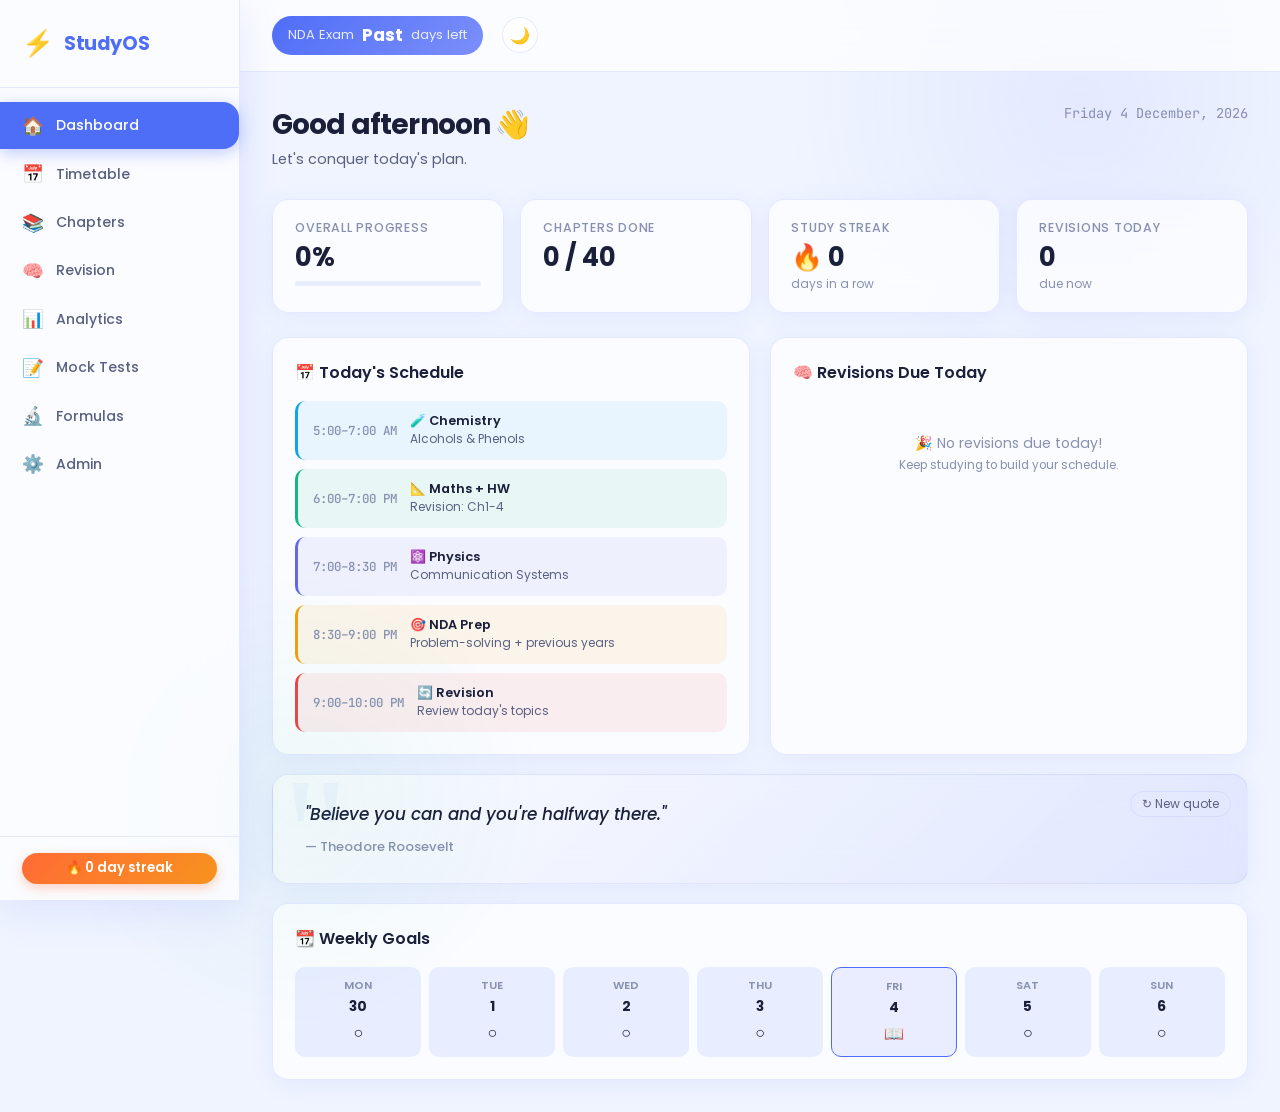
<file: index.html>
<!DOCTYPE html>
<html lang="en">
<head>
  <meta charset="UTF-8" />
  <meta name="viewport" content="width=device-width, initial-scale=1.0" />
  <title>StudyOS — NDA + CBSE Planner</title>
  <link rel="preconnect" href="https://fonts.googleapis.com" />
  <link href="https://fonts.googleapis.com/css2?family=Poppins:wght@300;400;500;600;700&family=JetBrains+Mono:wght@400;500&display=swap" rel="stylesheet" />
  <link rel="stylesheet" href="style.css" />
</head>
<body>
  <!-- Sidebar -->
  <nav class="sidebar" id="sidebar">
    <div class="sidebar-logo">
      <span class="logo-icon">⚡</span>
      <span class="logo-text">StudyOS</span>
    </div>
    <ul class="nav-links">
      <li><a href="#" class="nav-link active" data-page="dashboard"><span class="nav-icon">🏠</span>Dashboard</a></li>
      <li><a href="#" class="nav-link" data-page="timetable"><span class="nav-icon">📅</span>Timetable</a></li>
      <li><a href="#" class="nav-link" data-page="chapters"><span class="nav-icon">📚</span>Chapters</a></li>
      <li><a href="#" class="nav-link" data-page="revision"><span class="nav-icon">🧠</span>Revision</a></li>
      <li><a href="#" class="nav-link" data-page="analytics"><span class="nav-icon">📊</span>Analytics</a></li>
      <li><a href="#" class="nav-link" data-page="mock"><span class="nav-icon">📝</span>Mock Tests</a></li>
      <li><a href="#" class="nav-link" data-page="formulas"><span class="nav-icon">🔬</span>Formulas</a></li>
      <li><a href="#" class="nav-link" data-page="admin"><span class="nav-icon">⚙️</span>Admin</a></li>
    </ul>
    <div class="sidebar-footer">
      <div class="streak-badge" id="sidebarStreak">🔥 <span id="streakCountSidebar">0</span> day streak</div>
    </div>
  </nav>

  <!-- Main Content -->
  <main class="main-content">
    <header class="topbar">
      <button class="menu-btn" id="menuBtn">☰</button>
      <div class="topbar-right">
        <div class="exam-countdown" id="examCountdown">
          <span class="countdown-label">NDA Exam</span>
          <span class="countdown-days" id="countdownDays">—</span>
          <span class="countdown-label">days left</span>
        </div>
        <button class="theme-toggle" id="themeToggle">🌙</button>
      </div>
    </header>

    <!-- DASHBOARD PAGE -->
    <section class="page active" id="page-dashboard">
      <div class="page-header">
        <div>
          <h1 class="page-title">Good <span id="timeGreeting">morning</span> 👋</h1>
          <p class="page-subtitle">Let's conquer today's plan.</p>
        </div>
        <div class="date-display" id="todayDate"></div>
      </div>

      <!-- Stats Row -->
      <div class="stats-row">
        <div class="stat-card glass">
          <div class="stat-label">Overall Progress</div>
          <div class="stat-value" id="overallPct">0%</div>
          <div class="progress-bar-thin"><div class="progress-fill" id="overallBar" style="width:0%"></div></div>
        </div>
        <div class="stat-card glass">
          <div class="stat-label">Chapters Done</div>
          <div class="stat-value" id="chapsDone">0 / 0</div>
        </div>
        <div class="stat-card glass">
          <div class="stat-label">Study Streak</div>
          <div class="stat-value">🔥 <span id="streakCount">0</span></div>
          <div class="stat-sub">days in a row</div>
        </div>
        <div class="stat-card glass">
          <div class="stat-label">Revisions Today</div>
          <div class="stat-value" id="revisionsTodayCount">0</div>
          <div class="stat-sub">due now</div>
        </div>
      </div>

      <!-- Today's Schedule -->
      <div class="grid-2">
        <div class="card glass">
          <h2 class="card-title">📅 Today's Schedule</h2>
          <div id="todaySchedule" class="today-schedule"></div>
        </div>

        <div class="card glass">
          <h2 class="card-title">🧠 Revisions Due Today</h2>
          <div id="revisionsDue" class="revisions-list"></div>
        </div>
      </div>

      <!-- Quote -->
      <div class="quote-card glass" id="quoteCard">
        <div class="quote-text" id="quoteText">"Loading quote..."</div>
        <div class="quote-author" id="quoteAuthor">— —</div>
        <button class="refresh-quote" onclick="loadQuote()">↻ New quote</button>
      </div>

      <!-- Weekly Goal -->
      <div class="card glass">
        <h2 class="card-title">📆 Weekly Goals</h2>
        <div class="weekly-grid" id="weeklyGrid"></div>
      </div>
    </section>

    <!-- TIMETABLE PAGE -->
    <section class="page" id="page-timetable">
      <div class="page-header">
        <div>
          <h1 class="page-title">📅 4-Month Timetable</h1>
          <p class="page-subtitle">Chapter-wise daily schedule — Jun 28 to Oct 28, 2025</p>
        </div>
        <div class="timetable-nav">
          <button class="btn-outline" id="prevWeek">← Prev</button>
          <span class="week-label" id="weekLabel">Week 1</span>
          <button class="btn-outline" id="nextWeek">Next →</button>
        </div>
      </div>

      <div class="week-view" id="weekView"></div>

      <div class="card glass" style="margin-top:1.5rem;">
        <h2 class="card-title">📋 Monthly Overview</h2>
        <div class="month-tabs" id="monthTabs"></div>
        <div class="month-plan" id="monthPlan"></div>
      </div>
    </section>

    <!-- CHAPTERS PAGE -->
    <section class="page" id="page-chapters">
      <div class="page-header">
        <div>
          <h1 class="page-title">📚 Chapter Tracker</h1>
          <p class="page-subtitle">Mark chapters as studied. Spaced revision triggers automatically.</p>
        </div>
        <div class="filter-row">
          <button class="filter-btn active" data-filter="all">All</button>
          <button class="filter-btn" data-filter="Physics">⚛️ Physics</button>
          <button class="filter-btn" data-filter="Chemistry">🧪 Chemistry</button>
          <button class="filter-btn" data-filter="Maths">📐 Maths</button>
        </div>
      </div>

      <div class="chapters-grid" id="chaptersGrid"></div>
    </section>

    <!-- REVISION PAGE -->
    <section class="page" id="page-revision">
      <div class="page-header">
        <div>
          <h1 class="page-title">🧠 Spaced Revision</h1>
          <p class="page-subtitle">Evidence-based intervals: 1 → 3 → 7 → 15 → 30 → 60 days</p>
        </div>
      </div>

      <div class="revision-timeline">
        <div class="card glass">
          <h2 class="card-title">📌 Overdue</h2>
          <div id="overdueList" class="revision-items"></div>
        </div>
        <div class="card glass">
          <h2 class="card-title">🔴 Due Today</h2>
          <div id="todayList" class="revision-items"></div>
        </div>
        <div class="card glass">
          <h2 class="card-title">🟡 Due This Week</h2>
          <div id="weekList" class="revision-items"></div>
        </div>
        <div class="card glass">
          <h2 class="card-title">🟢 Upcoming</h2>
          <div id="upcomingList" class="revision-items"></div>
        </div>
      </div>

      <div class="card glass" style="margin-top:1.5rem;">
        <h2 class="card-title">📈 Revision History</h2>
        <div id="revisionHistory" class="revision-history"></div>
      </div>
    </section>

    <!-- ANALYTICS PAGE -->
    <section class="page" id="page-analytics">
      <div class="page-header">
        <div>
          <h1 class="page-title">📊 Analytics</h1>
          <p class="page-subtitle">Your progress across all subjects and chapters</p>
        </div>
      </div>

      <div class="analytics-grid">
        <div class="card glass subject-analytics" id="analyticsPhysics">
          <div class="subject-header phys-bg">⚛️ Physics</div>
          <div class="subject-progress-bar"><div class="spb-fill phys-fill" id="physBar"></div></div>
          <div class="subject-pct" id="physPct">0%</div>
          <div class="chapter-bars" id="physChapBars"></div>
        </div>
        <div class="card glass subject-analytics" id="analyticsChem">
          <div class="subject-header chem-bg">🧪 Chemistry</div>
          <div class="subject-progress-bar"><div class="spb-fill chem-fill" id="chemBar"></div></div>
          <div class="subject-pct" id="chemPct">0%</div>
          <div class="chapter-bars" id="chemChapBars"></div>
        </div>
        <div class="card glass subject-analytics" id="analyticsMath">
          <div class="subject-header math-bg">📐 Mathematics</div>
          <div class="subject-progress-bar"><div class="spb-fill math-fill" id="mathBar"></div></div>
          <div class="subject-pct" id="mathPct">0%</div>
          <div class="chapter-bars" id="mathChapBars"></div>
        </div>
      </div>

      <div class="card glass" style="margin-top:1.5rem;">
        <h2 class="card-title">⚠️ Weak Chapters</h2>
        <div id="weakChapters" class="weak-list"></div>
      </div>

      <div class="card glass" style="margin-top:1.5rem;">
        <h2 class="card-title">📅 Monthly Completion</h2>
        <div class="monthly-chart" id="monthlyChart"></div>
      </div>
    </section>

    <!-- MOCK TESTS PAGE -->
    <section class="page" id="page-mock">
      <div class="page-header">
        <div>
          <h1 class="page-title">📝 Mock Test Scores</h1>
          <p class="page-subtitle">Track your performance over time</p>
        </div>
        <button class="btn-primary" id="addMockBtn">+ Add Score</button>
      </div>

      <div id="mockModal" class="modal hidden">
        <div class="modal-box glass">
          <h3>Add Mock Test Score</h3>
          <div class="form-group">
            <label>Date</label>
            <input type="date" id="mockDate" class="form-input" />
          </div>
          <div class="form-group">
            <label>Subject</label>
            <select id="mockSubject" class="form-input">
              <option>Physics</option>
              <option>Chemistry</option>
              <option>Maths</option>
              <option>Full NDA Mock</option>
            </select>
          </div>
          <div class="form-group">
            <label>Score (out of 100)</label>
            <input type="number" id="mockScore" class="form-input" min="0" max="100" placeholder="75" />
          </div>
          <div class="form-group">
            <label>Notes (optional)</label>
            <input type="text" id="mockNotes" class="form-input" placeholder="What to improve..." />
          </div>
          <div class="modal-actions">
            <button class="btn-primary" id="saveMock">Save</button>
            <button class="btn-outline" id="cancelMock">Cancel</button>
          </div>
        </div>
      </div>

      <div class="card glass">
        <div class="mock-chart" id="mockChart"></div>
      </div>
      <div class="card glass" style="margin-top:1rem;">
        <h2 class="card-title">📋 Score History</h2>
        <div id="mockHistory" class="mock-history"></div>
      </div>
    </section>

    <!-- FORMULAS PAGE -->
    <section class="page" id="page-formulas">
      <div class="page-header">
        <div>
          <h1 class="page-title">🔬 Formula Bank</h1>
          <p class="page-subtitle">Key formulas with revision status</p>
        </div>
        <input type="text" id="formulaSearch" class="form-input" placeholder="Search formulas..." style="max-width:300px" />
      </div>

      <div id="formulasGrid" class="formulas-grid"></div>
    </section>

    <!-- ADMIN PAGE -->
    <section class="page" id="page-admin">
      <div class="page-header">
        <div>
          <h1 class="page-title">⚙️ Admin Panel</h1>
          <p class="page-subtitle">Manage chapters, dates, and formulas</p>
        </div>
      </div>

      <!-- DATES SECTION -->
      <div class="card glass" style="margin-bottom:1.5rem">
        <h2 class="card-title">📅 Date Settings</h2>
        <div class="admin-dates-grid">
          <div class="form-group">
            <label>Study Start Date</label>
            <input type="date" id="adminStartDate" class="form-input" />
          </div>
          <div class="form-group">
            <label>NDA Exam Date</label>
            <input type="date" id="adminExamDate" class="form-input" />
          </div>
        </div>
        <button class="btn-primary" onclick="saveDates()" style="margin-top:.8rem">💾 Save Dates</button>
      </div>

      <!-- CHAPTERS SECTION -->
      <div class="card glass" style="margin-bottom:1.5rem">
        <h2 class="card-title">📚 Manage Chapters</h2>
        <div class="admin-add-row">
          <select id="adminChapSubject" class="form-input" style="max-width:140px">
            <option value="Physics">⚛️ Physics</option>
            <option value="Chemistry">🧪 Chemistry</option>
            <option value="Maths">📐 Maths</option>
          </select>
          <input type="text" id="adminChapName" class="form-input" placeholder="Chapter name" style="flex:1" />
          <input type="number" id="adminChapHours" class="form-input" placeholder="Hours" style="max-width:80px" min="1" max="20" value="4" />
          <select id="adminChapImportance" class="form-input" style="max-width:120px">
            <option value="high">High</option>
            <option value="medium">Medium</option>
            <option value="low">Low</option>
          </select>
          <label class="admin-nda-label"><input type="checkbox" id="adminChapNDA" /> NDA</label>
          <button class="btn-primary" onclick="adminAddChapter()">+ Add</button>
        </div>
        <div id="adminChaptersList" class="admin-chapters-list" style="margin-top:1rem"></div>
      </div>

      <!-- FORMULAS SECTION -->
      <div class="card glass">
        <h2 class="card-title">🔬 Manage Formulas</h2>
        <div class="admin-add-row" style="flex-wrap:wrap;gap:.5rem">
          <select id="adminFrmSubject" class="form-input" style="max-width:140px">
            <option value="Physics">⚛️ Physics</option>
            <option value="Chemistry">🧪 Chemistry</option>
            <option value="Maths">📐 Maths</option>
          </select>
          <input type="text" id="adminFrmChapter" class="form-input" placeholder="Chapter (e.g. Ray Optics)" style="max-width:180px" />
          <input type="text" id="adminFrmName" class="form-input" placeholder="Formula name" style="max-width:180px" />
          <input type="text" id="adminFrmExpr" class="form-input" placeholder="Expression (e.g. F=ma)" style="flex:1;min-width:160px" />
          <button class="btn-primary" onclick="adminAddFormula()">+ Add</button>
        </div>
        <div id="adminFormulasList" class="admin-chapters-list" style="margin-top:1rem"></div>
      </div>
    </section>
  </main>

  <script src="data.js"></script>
  <script src="script.js"></script>
</body>
</html>
</file>
<file: style.css>
/* ===== DESIGN TOKENS ===== */
:root {
  --bg: #f0f4ff;
  --bg-2: #e8eeff;
  --surface: rgba(255,255,255,0.7);
  --surface-hover: rgba(255,255,255,0.9);
  --border: rgba(180,190,255,0.3);
  --text: #1a1f3a;
  --text-2: #5a6080;
  --text-3: #8890b0;
  --accent: #4f6ef7;
  --accent-2: #7c8ffa;
  --accent-light: rgba(79,110,247,0.1);
  --phys: #6366f1;
  --chem: #0ea5e9;
  --math: #10b981;
  --warn: #f59e0b;
  --danger: #ef4444;
  --success: #22c55e;
  --sidebar-w: 240px;
  --radius: 16px;
  --radius-sm: 10px;
  --shadow: 0 4px 24px rgba(79,110,247,0.08);
  --shadow-md: 0 8px 40px rgba(79,110,247,0.13);
  --font: 'Poppins', sans-serif;
  --mono: 'JetBrains Mono', monospace;
  --transition: 0.2s cubic-bezier(.4,0,.2,1);
}

[data-theme="dark"] {
  --bg: #0d0f1e;
  --bg-2: #13172a;
  --surface: rgba(20,25,50,0.8);
  --surface-hover: rgba(30,36,70,0.95);
  --border: rgba(100,120,255,0.15);
  --text: #e8eaff;
  --text-2: #9098c0;
  --text-3: #5a6080;
  --accent-light: rgba(79,110,247,0.15);
  --shadow: 0 4px 24px rgba(0,0,0,0.4);
  --shadow-md: 0 8px 40px rgba(0,0,0,0.5);
}

/* ===== RESET ===== */
*, *::before, *::after { box-sizing: border-box; margin: 0; padding: 0; }
html { scroll-behavior: smooth; }
body {
  font-family: var(--font);
  background: var(--bg);
  color: var(--text);
  display: flex;
  min-height: 100vh;
  transition: background var(--transition), color var(--transition);
}

/* ===== SIDEBAR ===== */
.sidebar {
  width: var(--sidebar-w);
  background: var(--surface);
  backdrop-filter: blur(20px);
  -webkit-backdrop-filter: blur(20px);
  border-right: 1px solid var(--border);
  display: flex;
  flex-direction: column;
  position: fixed;
  top: 0; left: 0; bottom: 0;
  z-index: 100;
  transition: transform var(--transition), background var(--transition);
  box-shadow: var(--shadow-md);
}

.sidebar-logo {
  display: flex;
  align-items: center;
  gap: .6rem;
  padding: 1.5rem 1.4rem;
  border-bottom: 1px solid var(--border);
}
.logo-icon { font-size: 1.6rem; }
.logo-text { font-size: 1.2rem; font-weight: 700; color: var(--accent); letter-spacing: -.02em; }

.nav-links { list-style: none; padding: .8rem 0; flex: 1; }
.nav-link {
  display: flex;
  align-items: center;
  gap: .7rem;
  padding: .65rem 1.4rem;
  color: var(--text-2);
  text-decoration: none;
  font-size: .88rem;
  font-weight: 500;
  border-radius: 0 var(--radius) var(--radius) 0;
  margin: .1rem 0;
  transition: all var(--transition);
  cursor: pointer;
}
.nav-link:hover { background: var(--accent-light); color: var(--accent); }
.nav-link.active { background: var(--accent); color: #fff; box-shadow: 0 4px 16px rgba(79,110,247,0.35); }
.nav-icon { font-size: 1.1rem; }

.sidebar-footer { padding: 1rem 1.4rem; border-top: 1px solid var(--border); }
.streak-badge {
  background: linear-gradient(135deg, #ff6b35, #f7931e);
  color: #fff;
  border-radius: 20px;
  padding: .35rem .9rem;
  font-size: .82rem;
  font-weight: 600;
  text-align: center;
  box-shadow: 0 4px 12px rgba(255,107,53,0.3);
}

/* ===== MAIN ===== */
.main-content {
  margin-left: var(--sidebar-w);
  flex: 1;
  min-height: 100vh;
  padding: 0;
  overflow-x: hidden;
}

/* ===== TOPBAR ===== */
.topbar {
  display: flex;
  align-items: center;
  justify-content: space-between;
  padding: 1rem 2rem;
  background: var(--surface);
  backdrop-filter: blur(20px);
  -webkit-backdrop-filter: blur(20px);
  border-bottom: 1px solid var(--border);
  position: sticky;
  top: 0;
  z-index: 50;
}

.menu-btn {
  display: none;
  background: none;
  border: none;
  font-size: 1.4rem;
  cursor: pointer;
  color: var(--text);
}

.topbar-right { display: flex; align-items: center; gap: 1.2rem; }
.exam-countdown {
  display: flex;
  align-items: center;
  gap: .5rem;
  background: linear-gradient(135deg, var(--accent), var(--accent-2));
  color: #fff;
  border-radius: 20px;
  padding: .4rem 1rem;
  font-size: .82rem;
}
.countdown-days { font-weight: 700; font-size: 1.1rem; }
.countdown-label { font-weight: 400; opacity: .85; }

.theme-toggle {
  background: var(--surface);
  border: 1px solid var(--border);
  border-radius: 50%;
  width: 36px; height: 36px;
  cursor: pointer;
  font-size: 1rem;
  transition: all var(--transition);
}
.theme-toggle:hover { background: var(--accent-light); }

/* ===== PAGES ===== */
.page { display: none; padding: 2rem; animation: fadeIn .3s ease; }
.page.active { display: block; }
@keyframes fadeIn { from { opacity: 0; transform: translateY(8px); } to { opacity: 1; transform: translateY(0); } }

.page-header {
  display: flex;
  justify-content: space-between;
  align-items: flex-start;
  margin-bottom: 1.8rem;
  flex-wrap: wrap;
  gap: 1rem;
}
.page-title { font-size: 1.75rem; font-weight: 700; letter-spacing: -.03em; }
.page-subtitle { color: var(--text-2); font-size: .9rem; margin-top: .2rem; }
.date-display { font-family: var(--mono); font-size: .85rem; color: var(--text-3); text-align: right; }

/* ===== GLASS CARD ===== */
.glass {
  background: var(--surface);
  backdrop-filter: blur(20px);
  -webkit-backdrop-filter: blur(20px);
  border: 1px solid var(--border);
  border-radius: var(--radius);
  box-shadow: var(--shadow);
  transition: box-shadow var(--transition), background var(--transition);
}
.glass:hover { box-shadow: var(--shadow-md); }

.card { padding: 1.4rem; }
.card-title { font-size: 1rem; font-weight: 600; margin-bottom: 1rem; color: var(--text); display: flex; align-items: center; gap: .4rem; }

/* ===== STAT CARDS ===== */
.stats-row {
  display: grid;
  grid-template-columns: repeat(4, 1fr);
  gap: 1rem;
  margin-bottom: 1.5rem;
}
.stat-card {
  padding: 1.2rem 1.4rem;
  position: relative;
}
.stat-label { font-size: .78rem; font-weight: 500; color: var(--text-3); text-transform: uppercase; letter-spacing: .06em; margin-bottom: .4rem; }
.stat-value { font-size: 1.6rem; font-weight: 700; color: var(--text); line-height: 1.1; }
.stat-sub { font-size: .75rem; color: var(--text-3); margin-top: .2rem; }

.progress-bar-thin {
  margin-top: .6rem;
  height: 5px;
  background: var(--bg-2);
  border-radius: 99px;
  overflow: hidden;
}
.progress-fill {
  height: 100%;
  background: linear-gradient(90deg, var(--accent), var(--accent-2));
  border-radius: 99px;
  transition: width .6s cubic-bezier(.4,0,.2,1);
}

/* ===== GRID ===== */
.grid-2 {
  display: grid;
  grid-template-columns: 1fr 1fr;
  gap: 1.2rem;
  margin-bottom: 1.2rem;
}

/* ===== TODAY SCHEDULE ===== */
.today-schedule { display: flex; flex-direction: column; gap: .6rem; }
.sched-item {
  display: flex;
  align-items: center;
  gap: .8rem;
  padding: .7rem .9rem;
  background: var(--accent-light);
  border-radius: var(--radius-sm);
  border-left: 3px solid var(--accent);
}
.sched-item.phys { border-left-color: var(--phys); background: rgba(99,102,241,0.08); }
.sched-item.chem { border-left-color: var(--chem); background: rgba(14,165,233,0.08); }
.sched-item.math { border-left-color: var(--math); background: rgba(16,185,129,0.08); }
.sched-item.nda { border-left-color: var(--warn); background: rgba(245,158,11,0.08); }
.sched-item.rev { border-left-color: var(--danger); background: rgba(239,68,68,0.08); }
.sched-time { font-family: var(--mono); font-size: .78rem; font-weight: 500; color: var(--text-3); min-width: 80px; }
.sched-info { flex: 1; }
.sched-subject { font-size: .8rem; font-weight: 600; color: var(--text); }
.sched-chapter { font-size: .75rem; color: var(--text-2); }

/* ===== REVISIONS LIST ===== */
.revisions-list { display: flex; flex-direction: column; gap: .5rem; }
.rev-item {
  display: flex;
  align-items: center;
  gap: .7rem;
  padding: .6rem .9rem;
  border-radius: var(--radius-sm);
  background: var(--bg-2);
  font-size: .85rem;
}
.rev-dot { width: 8px; height: 8px; border-radius: 50%; flex-shrink: 0; }
.rev-dot.overdue { background: var(--danger); }
.rev-dot.today { background: var(--warn); }
.rev-dot.upcoming { background: var(--success); }
.rev-info { flex: 1; }
.rev-name { font-weight: 500; }
.rev-meta { font-size: .73rem; color: var(--text-3); }
.rev-done-btn {
  background: var(--success);
  color: #fff;
  border: none;
  border-radius: 6px;
  padding: .2rem .6rem;
  font-size: .72rem;
  cursor: pointer;
  font-family: var(--font);
  font-weight: 600;
  transition: opacity var(--transition);
}
.rev-done-btn:hover { opacity: .8; }

/* ===== QUOTE ===== */
.quote-card {
  padding: 1.6rem 2rem;
  margin-bottom: 1.2rem;
  position: relative;
  overflow: hidden;
  background: linear-gradient(135deg, var(--surface), var(--accent-light));
}
.quote-card::before {
  content: '"';
  position: absolute;
  top: -20px; left: 10px;
  font-size: 10rem;
  color: var(--accent);
  opacity: .05;
  font-family: serif;
  line-height: 1;
}
.quote-text { font-size: 1.05rem; font-weight: 500; font-style: italic; color: var(--text); line-height: 1.6; margin-bottom: .6rem; }
.quote-author { font-size: .82rem; color: var(--text-3); font-weight: 500; }
.refresh-quote {
  position: absolute; top: 1rem; right: 1rem;
  background: none; border: 1px solid var(--border);
  border-radius: 20px; padding: .2rem .7rem;
  font-size: .75rem; cursor: pointer; color: var(--text-2);
  font-family: var(--font);
  transition: all var(--transition);
}
.refresh-quote:hover { background: var(--accent-light); color: var(--accent); }

/* ===== WEEKLY GRID ===== */
.weekly-grid { display: grid; grid-template-columns: repeat(7, 1fr); gap: .5rem; }
.week-day-cell {
  text-align: center;
  padding: .6rem .3rem;
  border-radius: var(--radius-sm);
  background: var(--bg-2);
  transition: background var(--transition);
}
.week-day-cell.today-cell { background: var(--accent-light); border: 1px solid var(--accent); }
.week-day-cell.done-cell { background: rgba(34,197,94,0.12); border: 1px solid var(--success); }
.wdc-label { font-size: .7rem; font-weight: 600; color: var(--text-3); text-transform: uppercase; }
.wdc-date { font-size: .85rem; font-weight: 700; margin: .2rem 0; }
.wdc-icon { font-size: 1rem; }

/* ===== TIMETABLE PAGE ===== */
.timetable-nav { display: flex; align-items: center; gap: .8rem; }
.week-label { font-weight: 600; font-size: .95rem; color: var(--accent); }

.week-view { display: grid; grid-template-columns: repeat(5, 1fr); gap: .8rem; }
.day-col {
  background: var(--surface);
  border: 1px solid var(--border);
  border-radius: var(--radius);
  overflow: hidden;
  box-shadow: var(--shadow);
}
.day-header {
  padding: .8rem 1rem;
  font-weight: 700;
  font-size: .85rem;
  text-align: center;
  text-transform: uppercase;
  letter-spacing: .08em;
  background: linear-gradient(135deg, var(--accent), var(--accent-2));
  color: #fff;
}
.day-header.today-col { background: linear-gradient(135deg, #f59e0b, #f97316); }
.day-header.weekend-col { background: linear-gradient(135deg, var(--phys), #818cf8); }
.day-slots { padding: .6rem; display: flex; flex-direction: column; gap: .4rem; }
.slot {
  padding: .55rem .7rem;
  border-radius: 8px;
  font-size: .75rem;
}
.slot-time { font-family: var(--mono); color: var(--text-3); font-size: .68rem; margin-bottom: .15rem; }
.slot-sub { font-weight: 600; font-size: .77rem; }
.slot-chap { color: var(--text-2); font-size: .72rem; line-height: 1.3; }
.slot.phys { background: rgba(99,102,241,0.1); border-left: 2px solid var(--phys); }
.slot.chem { background: rgba(14,165,233,0.1); border-left: 2px solid var(--chem); }
.slot.math { background: rgba(16,185,129,0.1); border-left: 2px solid var(--math); }
.slot.nda-slot { background: rgba(245,158,11,0.1); border-left: 2px solid var(--warn); }
.slot.rev-slot { background: rgba(239,68,68,0.08); border-left: 2px solid var(--danger); }

.month-tabs { display: flex; gap: .5rem; margin-bottom: 1.2rem; flex-wrap: wrap; }
.month-tab {
  padding: .4rem .9rem;
  border-radius: 20px;
  border: 1px solid var(--border);
  background: none;
  font-family: var(--font);
  font-size: .82rem;
  cursor: pointer;
  color: var(--text-2);
  transition: all var(--transition);
}
.month-tab.active { background: var(--accent); color: #fff; border-color: var(--accent); }

.month-plan { display: grid; grid-template-columns: repeat(4, 1fr); gap: .8rem; }
.month-week-card {
  background: var(--bg-2);
  border-radius: var(--radius-sm);
  padding: .8rem;
}
.mwc-title { font-size: .78rem; font-weight: 700; color: var(--accent); margin-bottom: .5rem; }
.mwc-item { font-size: .73rem; color: var(--text-2); padding: .2rem 0; border-bottom: 1px solid var(--border); }
.mwc-item:last-child { border-bottom: none; }

/* ===== CHAPTERS PAGE ===== */
.filter-row { display: flex; gap: .5rem; flex-wrap: wrap; }
.filter-btn {
  padding: .35rem .9rem;
  border-radius: 20px;
  border: 1px solid var(--border);
  background: none;
  font-family: var(--font);
  font-size: .82rem;
  cursor: pointer;
  color: var(--text-2);
  transition: all var(--transition);
}
.filter-btn.active { background: var(--accent); color: #fff; border-color: var(--accent); }

.chapters-grid { display: grid; grid-template-columns: repeat(3, 1fr); gap: 1rem; }
.subject-section {
  background: var(--surface);
  border: 1px solid var(--border);
  border-radius: var(--radius);
  overflow: hidden;
  box-shadow: var(--shadow);
  transition: all var(--transition);
}
.subject-section:hover { box-shadow: var(--shadow-md); }
.subject-sec-header {
  padding: 1rem 1.2rem;
  display: flex;
  align-items: center;
  justify-content: space-between;
}
.subject-sec-header.phys-bg { background: linear-gradient(135deg, rgba(99,102,241,0.15), rgba(99,102,241,0.05)); border-bottom: 1px solid rgba(99,102,241,0.2); }
.subject-sec-header.chem-bg { background: linear-gradient(135deg, rgba(14,165,233,0.15), rgba(14,165,233,0.05)); border-bottom: 1px solid rgba(14,165,233,0.2); }
.subject-sec-header.math-bg { background: linear-gradient(135deg, rgba(16,185,129,0.15), rgba(16,185,129,0.05)); border-bottom: 1px solid rgba(16,185,129,0.2); }
.subject-sec-title { font-weight: 700; font-size: .95rem; }
.subject-sec-pct { font-size: .8rem; font-weight: 600; color: var(--text-3); }

.chapter-list { padding: .8rem; display: flex; flex-direction: column; gap: .35rem; }
.chap-item {
  display: flex;
  align-items: center;
  gap: .7rem;
  padding: .6rem .8rem;
  border-radius: 8px;
  background: var(--bg-2);
  transition: all var(--transition);
  cursor: pointer;
}
.chap-item:hover { background: var(--accent-light); }
.chap-item.completed { background: rgba(34,197,94,0.08); }
.chap-check {
  width: 18px; height: 18px;
  border-radius: 5px;
  border: 2px solid var(--border);
  flex-shrink: 0;
  display: flex;
  align-items: center;
  justify-content: center;
  font-size: .75rem;
  transition: all var(--transition);
  cursor: pointer;
}
.chap-check.checked { background: var(--success); border-color: var(--success); color: #fff; }
.chap-info { flex: 1; }
.chap-name { font-size: .82rem; font-weight: 500; }
.chap-meta { font-size: .7rem; color: var(--text-3); display: flex; gap: .4rem; align-items: center; margin-top: .1rem; }
.chap-badge {
  padding: .1rem .4rem;
  border-radius: 4px;
  font-size: .65rem;
  font-weight: 600;
}
.badge-high { background: rgba(239,68,68,0.12); color: var(--danger); }
.badge-med { background: rgba(245,158,11,0.12); color: var(--warn); }
.badge-low { background: rgba(34,197,94,0.12); color: var(--success); }
.badge-nda { background: rgba(99,102,241,0.12); color: var(--phys); }
.chap-revision-info { font-size: .7rem; color: var(--text-3); text-align: right; }
.reset-chap-btn {
  background: none;
  border: 1px solid var(--border);
  border-radius: 5px;
  padding: .1rem .4rem;
  font-size: .65rem;
  cursor: pointer;
  color: var(--text-3);
  font-family: var(--font);
  transition: all var(--transition);
}
.reset-chap-btn:hover { border-color: var(--danger); color: var(--danger); }

/* ===== REVISION PAGE ===== */
.revision-timeline { display: grid; grid-template-columns: repeat(4, 1fr); gap: 1rem; }
.revision-items { display: flex; flex-direction: column; gap: .5rem; }
.rev-card {
  background: var(--bg-2);
  border-radius: 8px;
  padding: .7rem .9rem;
  font-size: .82rem;
}
.rev-card-name { font-weight: 600; }
.rev-card-sub { font-size: .72rem; color: var(--text-3); }
.rev-card-interval { font-size: .7rem; color: var(--accent); font-weight: 500; margin-top: .2rem; }
.mark-rev-btn {
  margin-top: .4rem;
  background: var(--accent);
  color: #fff;
  border: none;
  border-radius: 6px;
  padding: .25rem .7rem;
  font-size: .72rem;
  cursor: pointer;
  font-family: var(--font);
  font-weight: 600;
  width: 100%;
  transition: opacity var(--transition);
}
.mark-rev-btn:hover { opacity: .85; }

.revision-history { display: flex; flex-direction: column; gap: .4rem; }
.rev-hist-item {
  display: flex;
  align-items: center;
  gap: .8rem;
  padding: .5rem .8rem;
  background: var(--bg-2);
  border-radius: 8px;
  font-size: .82rem;
}

/* ===== ANALYTICS ===== */
.analytics-grid { display: grid; grid-template-columns: repeat(3, 1fr); gap: 1.2rem; }
.subject-analytics { padding: 0; overflow: hidden; }
.subject-header {
  padding: 1rem 1.2rem;
  font-weight: 700;
  font-size: .95rem;
  display: flex;
  align-items: center;
  gap: .5rem;
}
.phys-bg { background: linear-gradient(135deg, rgba(99,102,241,0.2), rgba(99,102,241,0.05)); }
.chem-bg { background: linear-gradient(135deg, rgba(14,165,233,0.2), rgba(14,165,233,0.05)); }
.math-bg { background: linear-gradient(135deg, rgba(16,185,129,0.2), rgba(16,185,129,0.05)); }

.subject-progress-bar {
  height: 8px;
  background: var(--bg-2);
  border-radius: 0;
}
.spb-fill { height: 100%; transition: width .8s cubic-bezier(.4,0,.2,1); }
.phys-fill { background: linear-gradient(90deg, var(--phys), #818cf8); }
.chem-fill { background: linear-gradient(90deg, var(--chem), #38bdf8); }
.math-fill { background: linear-gradient(90deg, var(--math), #34d399); }

.subject-pct { padding: .5rem 1.2rem; font-size: 1.4rem; font-weight: 700; }
.chapter-bars { padding: .5rem 1.2rem 1.2rem; display: flex; flex-direction: column; gap: .4rem; }
.chap-bar-item { font-size: .75rem; }
.chap-bar-label { display: flex; justify-content: space-between; margin-bottom: .2rem; }
.chap-bar-track { height: 5px; background: var(--bg-2); border-radius: 99px; overflow: hidden; }
.chap-bar-fill { height: 100%; border-radius: 99px; }

.weak-list { display: flex; flex-direction: column; gap: .5rem; }
.weak-item {
  display: flex;
  align-items: center;
  gap: .8rem;
  padding: .7rem 1rem;
  background: rgba(239,68,68,0.06);
  border: 1px solid rgba(239,68,68,0.15);
  border-radius: var(--radius-sm);
  font-size: .85rem;
}
.weak-icon { font-size: 1.1rem; }
.weak-name { flex: 1; font-weight: 500; }
.weak-action {
  background: var(--danger);
  color: #fff;
  border: none;
  border-radius: 6px;
  padding: .25rem .7rem;
  font-size: .72rem;
  cursor: pointer;
  font-family: var(--font);
  font-weight: 600;
  transition: opacity var(--transition);
}

.monthly-chart { display: flex; gap: .8rem; align-items: flex-end; height: 120px; padding: .5rem; }
.month-bar-group { flex: 1; display: flex; flex-direction: column; align-items: center; gap: .3rem; }
.month-bars { display: flex; gap: 2px; align-items: flex-end; height: 90px; }
.m-bar { width: 10px; border-radius: 4px 4px 0 0; transition: height .6s cubic-bezier(.4,0,.2,1); min-height: 3px; }
.m-bar.phys-b { background: var(--phys); }
.m-bar.chem-b { background: var(--chem); }
.m-bar.math-b { background: var(--math); }
.month-bar-label { font-size: .7rem; color: var(--text-3); }

/* ===== MOCK TESTS ===== */
.modal {
  position: fixed;
  inset: 0;
  background: rgba(0,0,0,0.4);
  backdrop-filter: blur(4px);
  display: flex;
  align-items: center;
  justify-content: center;
  z-index: 200;
}
.modal.hidden { display: none; }
.modal-box {
  padding: 2rem;
  min-width: 360px;
  max-width: 90vw;
}
.modal-box h3 { font-size: 1.1rem; font-weight: 700; margin-bottom: 1.2rem; }
.form-group { margin-bottom: 1rem; }
.form-group label { display: block; font-size: .8rem; font-weight: 600; color: var(--text-2); margin-bottom: .35rem; }
.form-input {
  width: 100%;
  padding: .55rem .8rem;
  border: 1px solid var(--border);
  border-radius: var(--radius-sm);
  background: var(--bg);
  font-family: var(--font);
  font-size: .88rem;
  color: var(--text);
  outline: none;
  transition: border-color var(--transition);
}
.form-input:focus { border-color: var(--accent); }
.modal-actions { display: flex; gap: .7rem; margin-top: 1.2rem; }

.mock-chart { height: 180px; display: flex; align-items: flex-end; gap: .6rem; padding: 1rem; }
.mock-bar-wrap { flex: 1; display: flex; flex-direction: column; align-items: center; gap: .3rem; }
.mock-bar { width: 100%; border-radius: 6px 6px 0 0; background: linear-gradient(180deg, var(--accent), var(--accent-2)); transition: height .5s ease; }
.mock-bar-label { font-size: .68rem; color: var(--text-3); }

.mock-history { display: flex; flex-direction: column; gap: .5rem; }
.mock-hist-item {
  display: flex;
  align-items: center;
  justify-content: space-between;
  padding: .6rem 1rem;
  background: var(--bg-2);
  border-radius: 8px;
  font-size: .83rem;
}
.mock-score-badge {
  padding: .2rem .6rem;
  border-radius: 6px;
  font-weight: 700;
  font-size: .85rem;
}
.score-high { background: rgba(34,197,94,0.12); color: var(--success); }
.score-mid { background: rgba(245,158,11,0.12); color: var(--warn); }
.score-low { background: rgba(239,68,68,0.12); color: var(--danger); }

/* ===== FORMULAS ===== */
.formulas-grid { display: grid; grid-template-columns: repeat(3, 1fr); gap: 1rem; }
.formula-card {
  background: var(--surface);
  border: 1px solid var(--border);
  border-radius: var(--radius);
  padding: 1.1rem;
  box-shadow: var(--shadow);
}
.formula-subject { font-size: .7rem; font-weight: 600; text-transform: uppercase; letter-spacing: .07em; margin-bottom: .4rem; }
.formula-subject.phys { color: var(--phys); }
.formula-subject.chem { color: var(--chem); }
.formula-subject.math { color: var(--math); }
.formula-name { font-size: .88rem; font-weight: 600; margin-bottom: .4rem; }
.formula-expr {
  font-family: var(--mono);
  font-size: .9rem;
  color: var(--accent);
  background: var(--accent-light);
  padding: .4rem .7rem;
  border-radius: 6px;
  word-break: break-all;
}
.formula-revised { font-size: .7rem; color: var(--text-3); margin-top: .5rem; }

/* ===== BUTTONS ===== */
.btn-primary {
  background: var(--accent);
  color: #fff;
  border: none;
  border-radius: var(--radius-sm);
  padding: .55rem 1.2rem;
  font-family: var(--font);
  font-size: .88rem;
  font-weight: 600;
  cursor: pointer;
  transition: all var(--transition);
  box-shadow: 0 4px 14px rgba(79,110,247,0.35);
}
.btn-primary:hover { opacity: .9; transform: translateY(-1px); }
.btn-outline {
  background: none;
  color: var(--text-2);
  border: 1px solid var(--border);
  border-radius: var(--radius-sm);
  padding: .45rem 1rem;
  font-family: var(--font);
  font-size: .85rem;
  cursor: pointer;
  transition: all var(--transition);
}
.btn-outline:hover { background: var(--accent-light); color: var(--accent); border-color: var(--accent); }

.empty-state {
  text-align: center;
  padding: 2rem;
  color: var(--text-3);
  font-size: .88rem;
}

/* ===== RESPONSIVE ===== */
@media (max-width: 1100px) {
  .stats-row { grid-template-columns: repeat(2, 1fr); }
  .chapters-grid { grid-template-columns: 1fr 1fr; }
  .formulas-grid { grid-template-columns: repeat(2, 1fr); }
  .revision-timeline { grid-template-columns: repeat(2, 1fr); }
  .analytics-grid { grid-template-columns: 1fr; }
  .week-view { grid-template-columns: repeat(3, 1fr); }
}

@media (max-width: 768px) {
  :root { --sidebar-w: 0px; }
  .sidebar { transform: translateX(-240px); width: 240px; }
  .sidebar.open { transform: translateX(0); }
  .main-content { margin-left: 0; }
  .menu-btn { display: block; }
  .stats-row { grid-template-columns: 1fr 1fr; }
  .grid-2 { grid-template-columns: 1fr; }
  .week-view { grid-template-columns: 1fr 1fr; }
  .chapters-grid { grid-template-columns: 1fr; }
  .month-plan { grid-template-columns: repeat(2, 1fr); }
  .revision-timeline { grid-template-columns: 1fr 1fr; }
  .formulas-grid { grid-template-columns: 1fr; }
  .page { padding: 1rem; }
  .page-header { flex-direction: column; }
}

/* ===== SCROLLBAR ===== */
::-webkit-scrollbar { width: 6px; }
::-webkit-scrollbar-track { background: transparent; }
::-webkit-scrollbar-thumb { background: var(--border); border-radius: 99px; }

/* ===== BG AMBIENT ===== */
body::before {
  content: '';
  position: fixed;
  width: 600px;
  height: 600px;
  border-radius: 50%;
  background: radial-gradient(circle, rgba(79,110,247,0.07) 0%, transparent 70%);
  top: -200px;
  right: -100px;
  pointer-events: none;
  z-index: 0;
}
body::after {
  content: '';
  position: fixed;
  width: 500px;
  height: 500px;
  border-radius: 50%;
  background: radial-gradient(circle, rgba(16,185,129,0.05) 0%, transparent 70%);
  bottom: -150px;
  left: 50px;
  pointer-events: none;
  z-index: 0;
}

/* ===== ADMIN PANEL ===== */
.admin-dates-grid {
  display: grid;
  grid-template-columns: 1fr 1fr;
  gap: 1rem;
}
@media (max-width: 600px) {
  .admin-dates-grid { grid-template-columns: 1fr; }
}

.admin-add-row {
  display: flex;
  align-items: center;
  gap: .6rem;
  flex-wrap: wrap;
}

.admin-nda-label {
  display: flex;
  align-items: center;
  gap: .3rem;
  font-size: .85rem;
  color: var(--text-2);
  white-space: nowrap;
}

.admin-subject-block {
  margin-bottom: 1rem;
  border: 1px solid var(--border);
  border-radius: var(--radius-sm);
  overflow: hidden;
}

.admin-sub-header {
  padding: .5rem 1rem;
  font-weight: 600;
  font-size: .85rem;
  letter-spacing: .03em;
}

.admin-chap-row {
  display: flex;
  align-items: center;
  gap: .6rem;
  padding: .45rem 1rem;
  border-bottom: 1px solid var(--border);
  font-size: .82rem;
  flex-wrap: wrap;
}
.admin-chap-row:last-child { border-bottom: none; }

.admin-custom-row {
  background: color-mix(in srgb, var(--accent) 5%, transparent);
}

.admin-chap-name {
  flex: 1;
  font-weight: 500;
  min-width: 120px;
  color: var(--text);
}

.admin-del-btn {
  background: none;
  border: 1px solid var(--danger);
  color: var(--danger);
  border-radius: 4px;
  padding: .15rem .5rem;
  font-size: .72rem;
  cursor: pointer;
  font-family: var(--font);
  white-space: nowrap;
  transition: background .15s;
}
.admin-del-btn:hover {
  background: var(--danger);
  color: #fff;
}

.formula-expr-mini {
  font-family: var(--mono);
  font-size: .75rem;
  color: var(--text-3);
  background: var(--bg-2);
  padding: .1rem .4rem;
  border-radius: 3px;
  max-width: 220px;
  overflow: hidden;
  text-overflow: ellipsis;
  white-space: nowrap;
}
</file>
